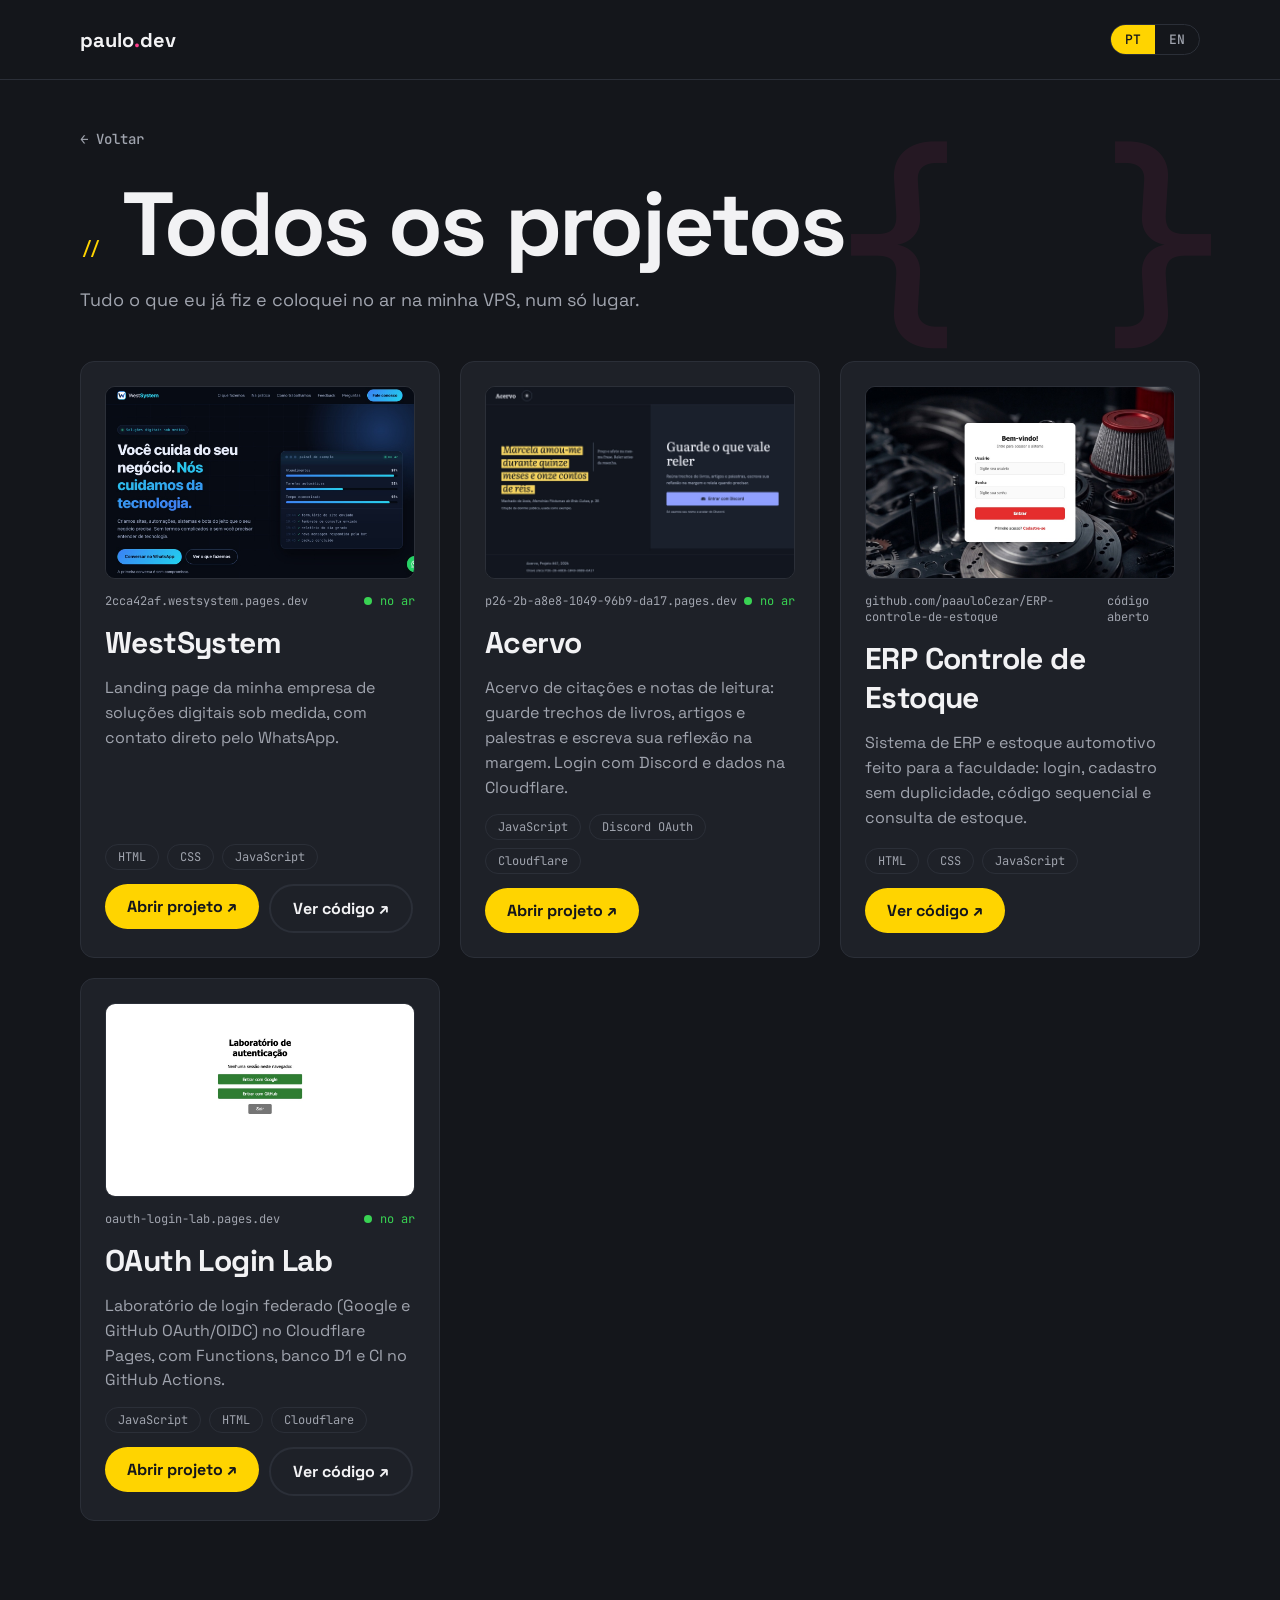
<file: projetos.html>
<!doctype html>
<html lang="pt-BR">
<head>
<meta charset="utf-8">
<meta name="viewport" content="width=device-width, initial-scale=1">
<title>Todos os projetos · Paulo Cezar</title>
<meta name="description" content="Todos os projetos de Paulo Cezar: WestSystem, Acervo, ERP Controle de Estoque e OAuth Login Lab.">
<link rel="icon" href="data:image/svg+xml,%3Csvg xmlns='http://www.w3.org/2000/svg' viewBox='0 0 64 64'%3E%3Crect width='64' height='64' rx='14' fill='%2314161B'/%3E%3Ctext x='32' y='44' font-family='monospace' font-size='34' font-weight='700' text-anchor='middle' fill='%23FF3D8B'%3EP.%3C/text%3E%3C/svg%3E">
<link rel="preconnect" href="https://fonts.googleapis.com">
<link href="https://fonts.googleapis.com/css2?family=JetBrains+Mono:wght@400;500&family=Space+Grotesk:wght@400;500;700&display=swap" rel="stylesheet">
<link rel="stylesheet" href="css/projetos.css">
</head>
<body>
<nav>
  <a class="logo" href="index.html">paulo<b>.</b>dev</a>
  <div class="lang"><button data-l="pt" class="on">PT</button><button data-l="en">EN</button></div>
</nav>
<main>
  <span class="sym">{ }</span>
  <a class="back" href="index.html#projetos" data-i="back"></a>
  <div class="head"><span class="num">//</span><h1 data-i="title"></h1></div>
  <p class="sub" data-i="sub"></p>
  <div class="grid" id="grid"></div>
</main>
<script src="img/shots.js"></script>
<script src="js/projetos.js"></script>
</body>
</html>
</file>
<file: css/projetos.css>
:root{--bg:#14161B;--panel:#1E2128;--line:#2B2F38;--text:#F2F2F4;--muted:#A0A4AE;--pink:#FF3D8B;--yellow:#FFD400;--g3:#39D353}
*{box-sizing:border-box;margin:0;padding:0}
body{background:var(--bg);color:var(--text);font-family:'Space Grotesk',sans-serif;min-height:100vh}
a{color:inherit;text-decoration:none}
nav{display:flex;justify-content:space-between;align-items:center;padding:24px 80px;border-bottom:1px solid var(--line)}
nav .logo{font-weight:700;font-size:20px}nav .logo b{color:var(--pink)}
.lang{display:flex;border:1px solid var(--line);border-radius:999px;overflow:hidden}
.lang button{background:none;border:0;color:var(--muted);padding:6px 14px;font:500 13px 'JetBrains Mono',monospace;cursor:pointer}
.lang button.on{background:var(--yellow);color:#14161B}
main{padding:48px 80px 96px;position:relative;overflow:hidden}
.back{display:inline-block;color:var(--muted);font:500 14px 'JetBrains Mono',monospace;margin-bottom:32px}
.back:hover{color:var(--yellow)}
.head{display:flex;align-items:baseline;gap:20px;margin-bottom:12px}
.num{color:var(--yellow);font:500 18px 'JetBrains Mono',monospace}
h1{font-size:clamp(44px,7vw,96px);letter-spacing:-.03em;line-height:1}
.sub{color:var(--muted);font-size:18px;max-width:560px;margin:16px 0 48px;line-height:1.5}
.sym{position:absolute;right:4%;top:20px;font:500 220px 'JetBrains Mono',monospace;color:var(--pink);opacity:.07;pointer-events:none}
.grid{display:grid;grid-template-columns:repeat(auto-fill,minmax(320px,1fr));gap:20px;position:relative}
.card{background:var(--panel);border:1px solid var(--line);border-radius:14px;padding:24px;display:flex;flex-direction:column;gap:14px;transition:.2s}
.card:hover{border-color:var(--pink);transform:translateY(-4px)}
.top{display:flex;justify-content:space-between;align-items:center;font:12px 'JetBrains Mono',monospace;color:var(--muted)}
.live{display:flex;align-items:center;gap:8px;color:var(--g3)}
.live:before{content:"";width:8px;height:8px;border-radius:50%;background:var(--g3)}
.card h2{font-size:30px;letter-spacing:-.02em}
.card p{color:var(--muted);line-height:1.55;flex:1}
.tags{display:flex;gap:8px;flex-wrap:wrap}
.tags span{border:1px solid var(--line);border-radius:999px;padding:4px 12px;font:12px 'JetBrains Mono',monospace;color:var(--muted)}
.open{align-self:flex-start;padding:12px 22px;border-radius:999px;background:var(--yellow);color:#14161B;font-weight:700;transition:.2s}
.open:hover{background:var(--pink);color:#fff}
@media(max-width:900px){nav,main{padding-left:24px;padding-right:24px}}

.thumb{display:block;border-radius:10px;overflow:hidden;border:1px solid var(--line);aspect-ratio:16/10;background:var(--bg)}
.thumb img{width:100%;height:100%;object-fit:cover;object-position:top;display:block;transition:transform .4s}
.card:hover .thumb img{transform:scale(1.04)}
.acts{display:flex;gap:10px;flex-wrap:wrap}
.ghost{align-self:flex-start;padding:12px 22px;border-radius:999px;border:2px solid var(--line);font-weight:700;transition:.2s}
.ghost:hover{border-color:var(--pink);color:var(--pink)}
</file>
